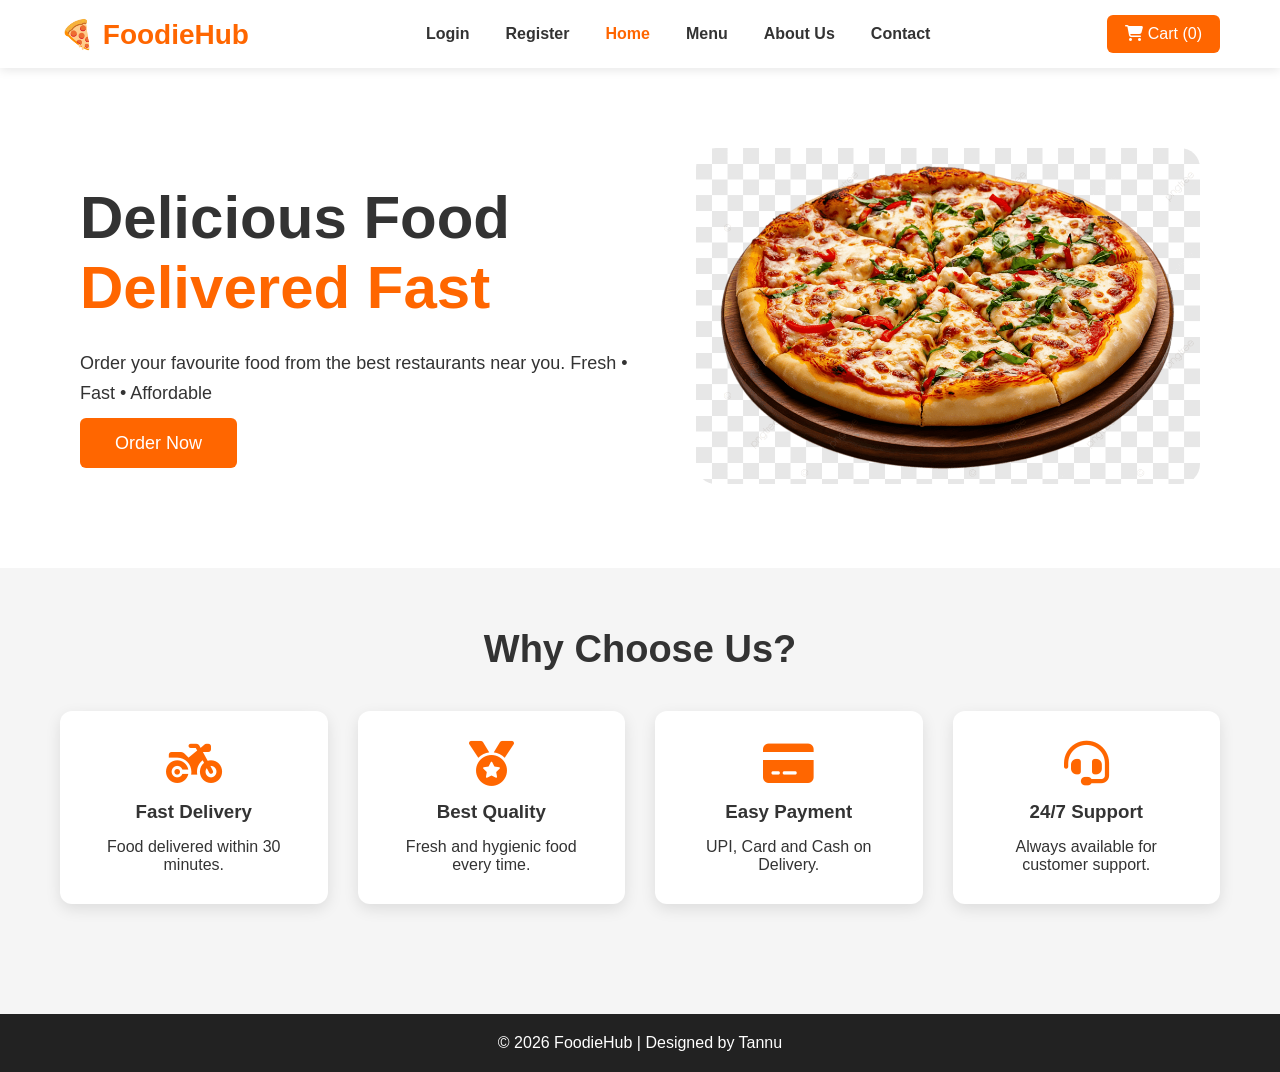
<file: food_ordering_website_project/index.html>
<!DOCTYPE html>
<html lang="en">

<head>
    <meta charset="UTF-8">
    <meta name="viewport" content="width=device-width, initial-scale=1.0">
    <title>FoodieHub</title>

    <link rel="stylesheet" href="style.css">

    <link rel="stylesheet" href="https://cdnjs.cloudflare.com/ajax/libs/font-awesome/6.5.1/css/all.min.css">

</head>

<body>

    <header>

        <div class="logo">
            🍕 <span>FoodieHub</span>
        </div>

        <nav>
            <ul>
                <li><a href="login.html">Login</a></li>
                <li><a href="register.html">Register</a></li>
                <li><a href="index.html" class="active">Home</a></li>
                <li><a href="menu.html">Menu</a></li>
                <li><a href="about.html">About Us</a></li>
                <li><a href="contact.html">Contact</a></li>
            </ul>
        </nav>

        <a href="cart.html" class="cart-btn">
            <i class="fa-solid fa-cart-shopping"></i>
            Cart (<span id="cart-count">0</span>)
        </a>

    </header>

    <!-- Hero Section -->

    <section class="hero">

        <div class="hero-text">

            <h1>Delicious Food <br><span>Delivered Fast</span></h1>

            <p>
                Order your favourite food from the best restaurants near you.
                Fresh • Fast • Affordable
            </p>

            <a href="menu.html" class="order-btn">
                Order Now
            </a>

        </div>

        <div class="hero-image">

            <img src="pizza.jpg" alt="Pizza">

        </div>

    </section>

    <!-- Why Choose -->

    <section class="why">

        <h2>Why Choose Us?</h2>

        <div class="features">

            <div class="box">

                <i class="fa-solid fa-motorcycle"></i>

                <h3>Fast Delivery</h3>

                <p>Food delivered within 30 minutes.</p>

            </div>

            <div class="box">

                <i class="fa-solid fa-medal"></i>

                <h3>Best Quality</h3>

                <p>Fresh and hygienic food every time.</p>

            </div>

            <div class="box">

                <i class="fa-solid fa-credit-card"></i>

                <h3>Easy Payment</h3>

                <p>UPI, Card and Cash on Delivery.</p>

            </div>

            <div class="box">

                <i class="fa-solid fa-headset"></i>

                <h3>24/7 Support</h3>

                <p>Always available for customer support.</p>

            </div>

        </div>

    </section>

    <footer>

        <p>© 2026 FoodieHub | Designed by Tannu</p>

    </footer>

    <script src="script.js"></script>

</body>

</html>
</file>
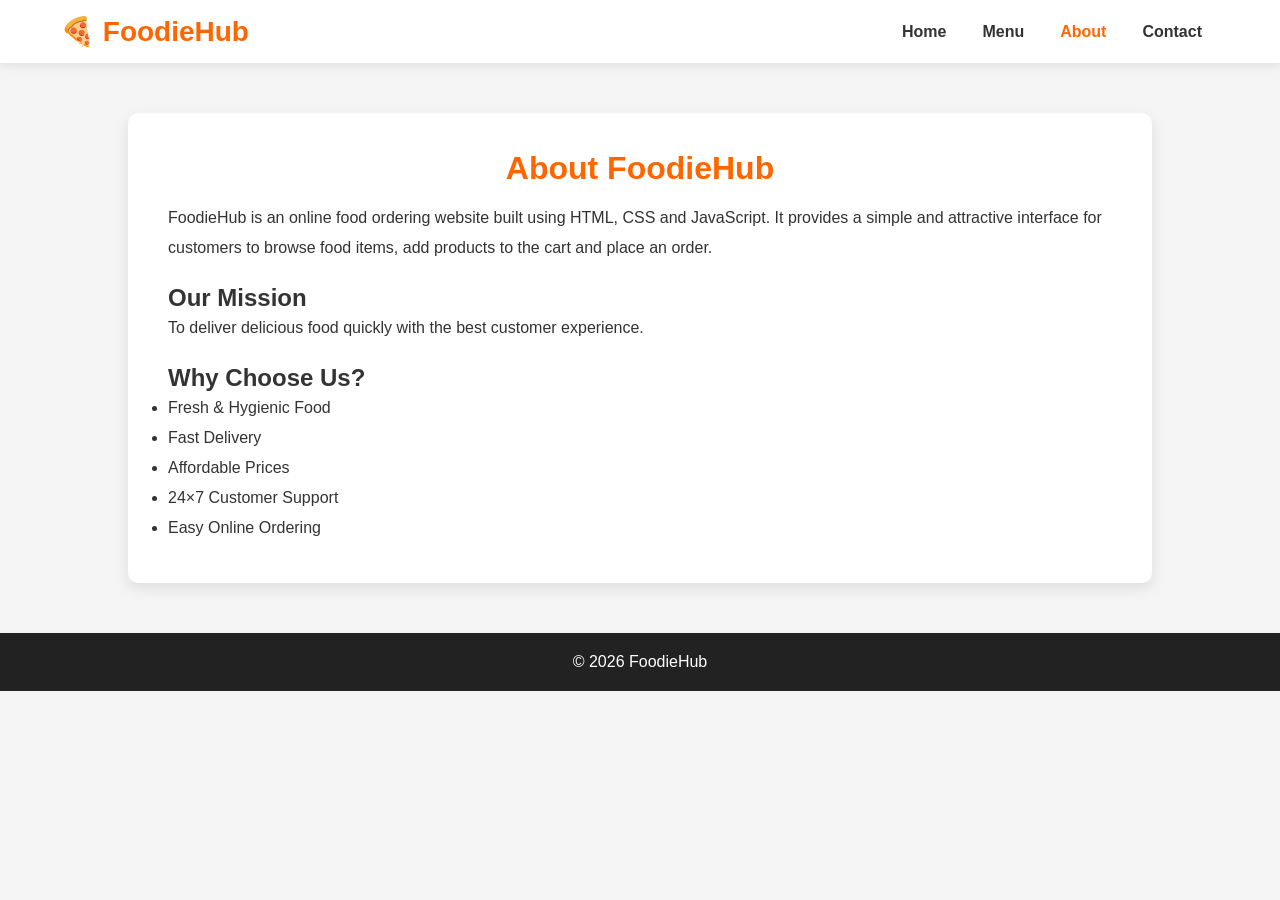
<file: food_ordering_website_project/about.html>
<!DOCTYPE html>
<html lang="en">

<head>
    <meta charset="UTF-8">
    <meta name="viewport" content="width=device-width, initial-scale=1.0">
    <title>About Us</title>

    <link rel="stylesheet" href="style.css">

    <style>
        .about {
            width: 80%;
            margin: 50px auto;
            background: white;
            padding: 40px;
            border-radius: 10px;
            box-shadow: 0 5px 15px rgba(0, 0, 0, .1);
            line-height: 30px;
        }

        .about h1 {
            text-align: center;
            color: #ff6600;
            margin-bottom: 20px;
        }

        .about h2 {
            margin-top: 20px;
            color: #333;
        }
    </style>

</head>

<body>

    <header>

        <div class="logo">🍕 FoodieHub</div>

        <nav>
            <ul>
                <li><a href="index.html">Home</a></li>
                <li><a href="menu.html">Menu</a></li>
                <li><a href="about.html" class="active">About</a></li>
                <li><a href="contact.html">Contact</a></li>
            </ul>
        </nav>

    </header>

    <div class="about">

        <h1>About FoodieHub</h1>

        <p>
            FoodieHub is an online food ordering website built using
            HTML, CSS and JavaScript. It provides a simple and attractive
            interface for customers to browse food items, add products to
            the cart and place an order.
        </p>

        <h2>Our Mission</h2>

        <p>
            To deliver delicious food quickly with the best customer
            experience.
        </p>

        <h2>Why Choose Us?</h2>

        <ul>

            <li>Fresh & Hygienic Food</li>

            <li>Fast Delivery</li>

            <li>Affordable Prices</li>

            <li>24×7 Customer Support</li>

            <li>Easy Online Ordering</li>

        </ul>

    </div>

    <footer>

        <p>© 2026 FoodieHub</p>

    </footer>

</body>

</html>
</file>
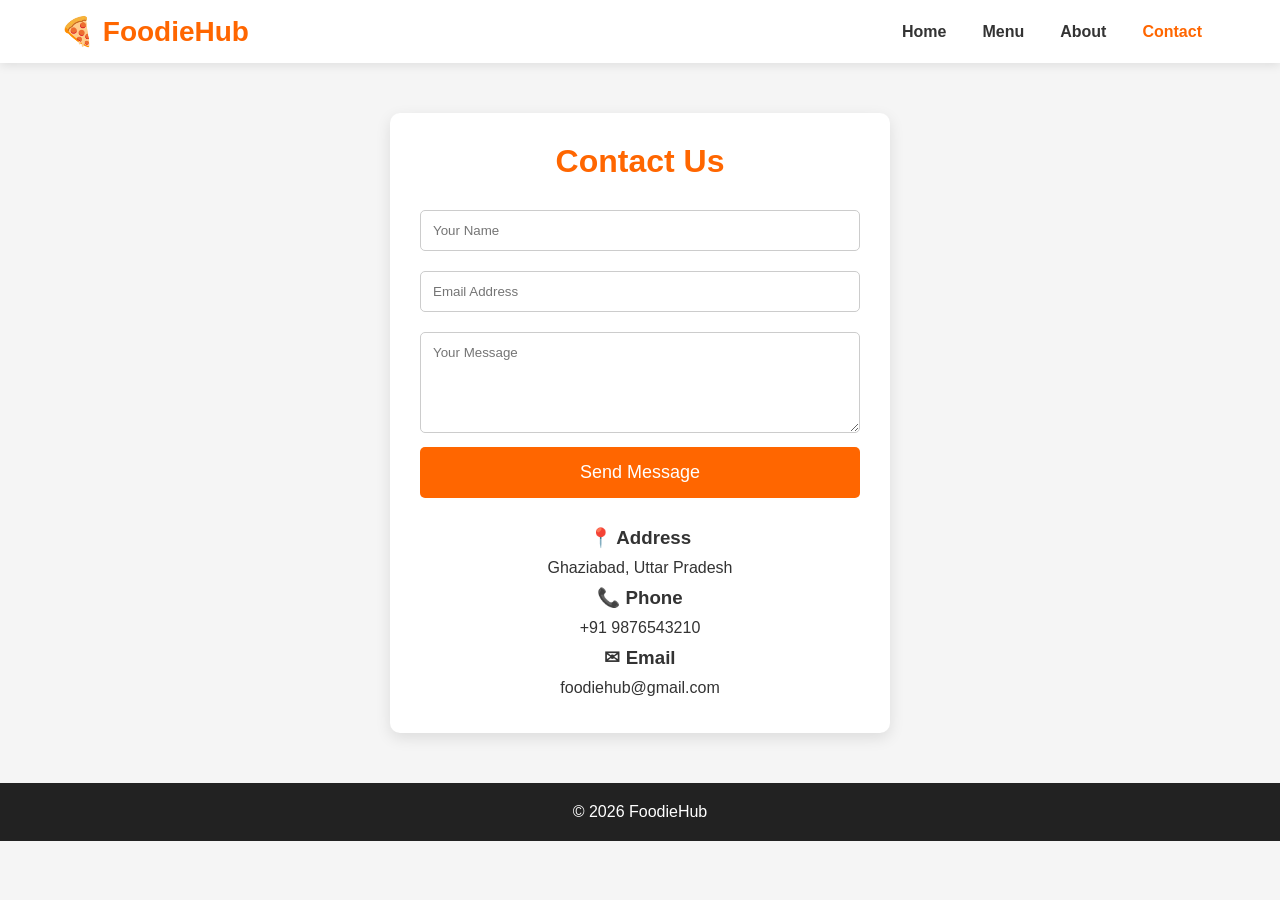
<file: food_ordering_website_project/contact.html>
<!DOCTYPE html>
<html lang="en">

<head>

    <meta charset="UTF-8">

    <meta name="viewport" content="width=device-width, initial-scale=1.0">

    <title>Contact Us</title>

    <link rel="stylesheet" href="style.css">

    <style>
        .contact {

            width: 500px;

            margin: 50px auto;

            background: white;

            padding: 30px;

            border-radius: 10px;

            box-shadow: 0 5px 15px rgba(0, 0, 0, .1);

        }

        .contact h1 {

            text-align: center;

            margin-bottom: 20px;

            color: #ff6600;

        }

        .contact input,
        .contact textarea {

            width: 100%;

            padding: 12px;

            margin: 10px 0;

            border: 1px solid #ccc;

            border-radius: 5px;

        }

        .contact button {

            width: 100%;

            padding: 15px;

            background: #ff6600;

            color: white;

            border: none;

            border-radius: 5px;

            font-size: 18px;

            cursor: pointer;

        }

        .contact button:hover {

            background: #e65c00;

        }

        .info {

            text-align: center;

            margin-top: 25px;

            line-height: 30px;

        }
    </style>

</head>

<body>

    <header>

        <div class="logo">🍕 FoodieHub</div>

        <nav>

            <ul>

                <li><a href="index.html">Home</a></li>

                <li><a href="menu.html">Menu</a></li>

                <li><a href="about.html">About</a></li>

                <li><a href="contact.html" class="active">Contact</a></li>

            </ul>

        </nav>

    </header>

    <div class="contact">

        <h1>Contact Us</h1>

        <form>

            <input type="text" placeholder="Your Name" required>

            <input type="email" placeholder="Email Address" required>

            <textarea rows="5" placeholder="Your Message"></textarea>

            <button type="submit">
                Send Message
            </button>

        </form>

        <div class="info">

            <h3>📍 Address</h3>

            <p>Ghaziabad, Uttar Pradesh</p>

            <h3>📞 Phone</h3>

            <p>+91 9876543210</p>

            <h3>✉ Email</h3>

            <p>foodiehub@gmail.com</p>

        </div>

    </div>

    <footer>

        <p>© 2026 FoodieHub</p>

    </footer>

</body>

</html>
</file>
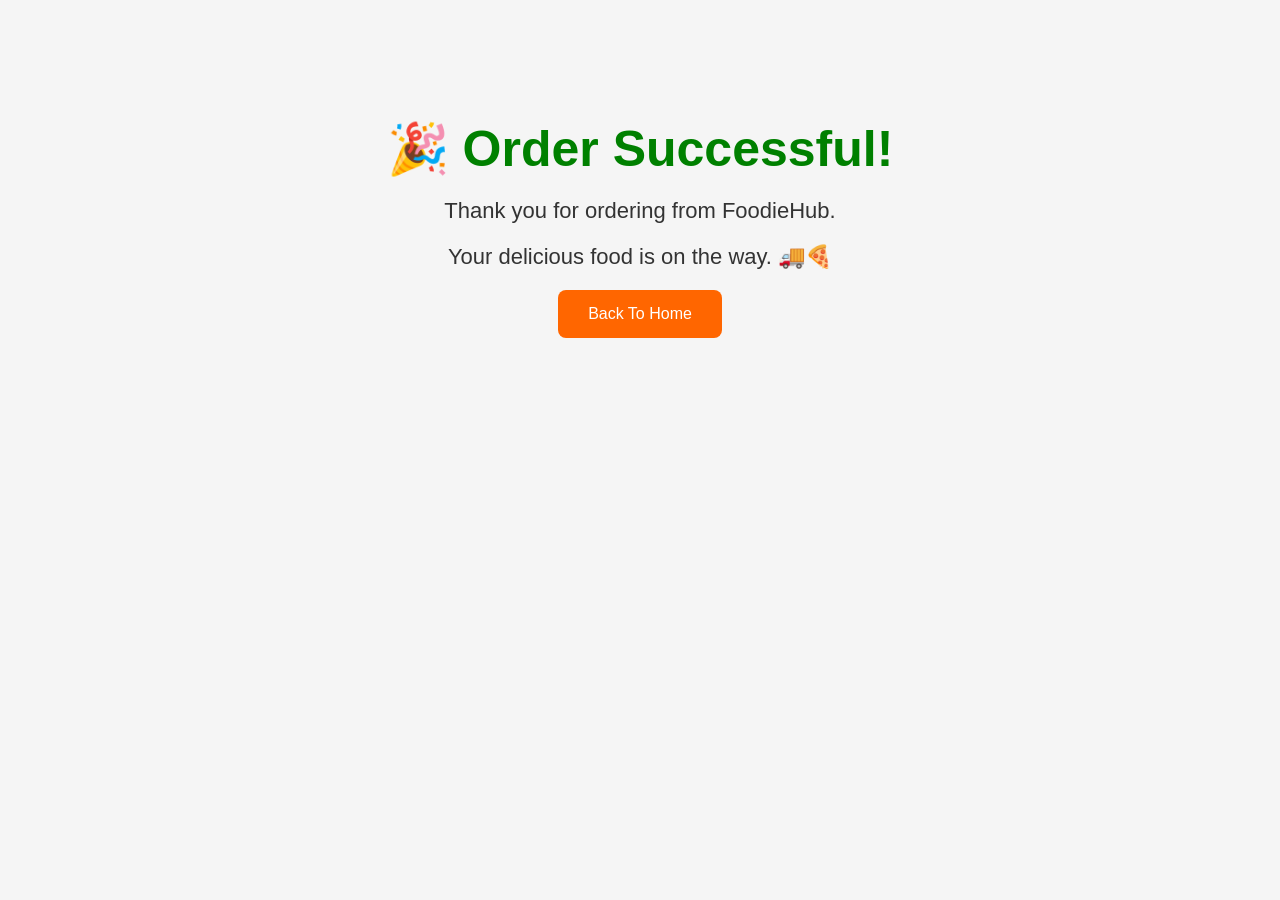
<file: food_ordering_website_project/success.html>
<!DOCTYPE html>
<html>

<head>

    <title>Order Success</title>

    <link rel="stylesheet" href="style.css">

    <style>
        .success {

            text-align: center;

            margin-top: 120px;

        }

        .success h1 {

            font-size: 50px;

            color: green;

        }

        .success p {

            font-size: 22px;

            margin: 20px;

        }

        .success a {

            display: inline-block;

            padding: 15px 30px;

            background: #ff6600;

            color: white;

            text-decoration: none;

            border-radius: 8px;

        }
    </style>

</head>

<body>

    <div class="success">

        <h1>🎉 Order Successful!</h1>

        <p>Thank you for ordering from FoodieHub.</p>

        <p>Your delicious food is on the way. 🚚🍕</p>

        <a href="index.html">Back To Home</a>

    </div>

</body>

</html>
</file>
<file: food_ordering_website_project/style.css>
*{
margin:0;
padding:0;
box-sizing:border-box;
font-family:Arial,Helvetica,sans-serif;
}

body{
background:#f5f5f5;
color:#333;
}

/* Header */

header{
display:flex;
justify-content:space-between;
align-items:center;
padding:15px 60px;
background:#fff;
box-shadow:0 2px 10px rgba(0,0,0,0.1);
position:sticky;
top:0;
z-index:100;
}

.logo{
font-size:28px;
font-weight:bold;
color:#ff6600;
}

nav ul{
display:flex;
list-style:none;
}

nav ul li{
margin:0 18px;
}

nav ul li a{
text-decoration:none;
color:#333;
font-weight:600;
}

nav ul li a:hover,
.active{
color:#ff6600;
}

.cart-btn{
background:#ff6600;
color:white;
padding:10px 18px;
border-radius:6px;
text-decoration:none;
}

/* Hero */

.hero{
display:flex;
justify-content:space-between;
align-items:center;
padding:80px;
background:white;
}

.hero-text{
width:50%;
}

.hero-text h1{
font-size:60px;
line-height:70px;
}

.hero-text span{
color:#ff6600;
}

.hero-text p{
margin:25px 0;
font-size:18px;
line-height:30px;
}

.order-btn{
background:#ff6600;
color:white;
padding:15px 35px;
text-decoration:none;
border-radius:6px;
font-size:18px;
}

.hero-image{
width:45%;
}

.hero-image img{
width:100%;
border-radius:20px;
}

/* Why Choose */

.why{
padding:60px;
text-align:center;
}

.why h2{
font-size:38px;
margin-bottom:40px;
}

.features{
display:grid;
grid-template-columns:repeat(4,1fr);
gap:30px;
}

.box{
background:white;
padding:30px;
border-radius:12px;
box-shadow:0 5px 15px rgba(0,0,0,.1);
transition:.3s;
}

.box:hover{
transform:translateY(-8px);
}

.box i{
font-size:45px;
color:#ff6600;
margin-bottom:15px;
}

.box h3{
margin-bottom:15px;
}

/* Food Cards */

.container{
display:grid;
grid-template-columns:repeat(3,1fr);
gap:25px;
padding:50px;
}

.card{
background:white;
border-radius:12px;
overflow:hidden;
box-shadow:0 5px 15px rgba(0,0,0,.1);
}

.card img{
width:100%;
height:220px;
object-fit:cover;
}

.card h3{
padding:10px;
}

.card p{
padding:0 10px 15px;
color:#ff6600;
font-weight:bold;
}

.card button{
margin:15px;
width:90%;
padding:12px;
background:#ff6600;
color:white;
border:none;
border-radius:6px;
cursor:pointer;
font-size:16px;
}

.card button:hover{
background:#e65c00;
}

/* Footer */

footer{
background:#222;
color:white;
padding:20px;
text-align:center;
margin-top:50px;
}

/* Responsive */

@media(max-width:768px){

header{
padding:15px;
flex-direction:column;
}

.hero{
flex-direction:column;
padding:30px;
}

.hero-text,
.hero-image{
width:100%;
text-align:center;
}

.hero-text h1{
font-size:40px;
}

.features{
grid-template-columns:1fr;
}

.container{
grid-template-columns:1fr;
}

}
.form-box{
width:350px;
margin:80px auto;
background:#fff;
padding:30px;
border-radius:10px;
box-shadow:0 5px 15px rgba(0,0,0,0.2);
}

.form-box h2{
text-align:center;
margin-bottom:20px;
color:#ff6600;
}

.form-box input{
width:100%;
padding:12px;
margin:10px 0;
border:1px solid #ccc;
border-radius:5px;
}

.form-box button{
width:100%;
padding:12px;
background:#ff6600;
color:white;
border:none;
border-radius:5px;
font-size:16px;
cursor:pointer;
}

.form-box button:hover{
background:#e65c00;
}

.form-box p{
text-align:center;
margin-top:15px;
}
</file>
